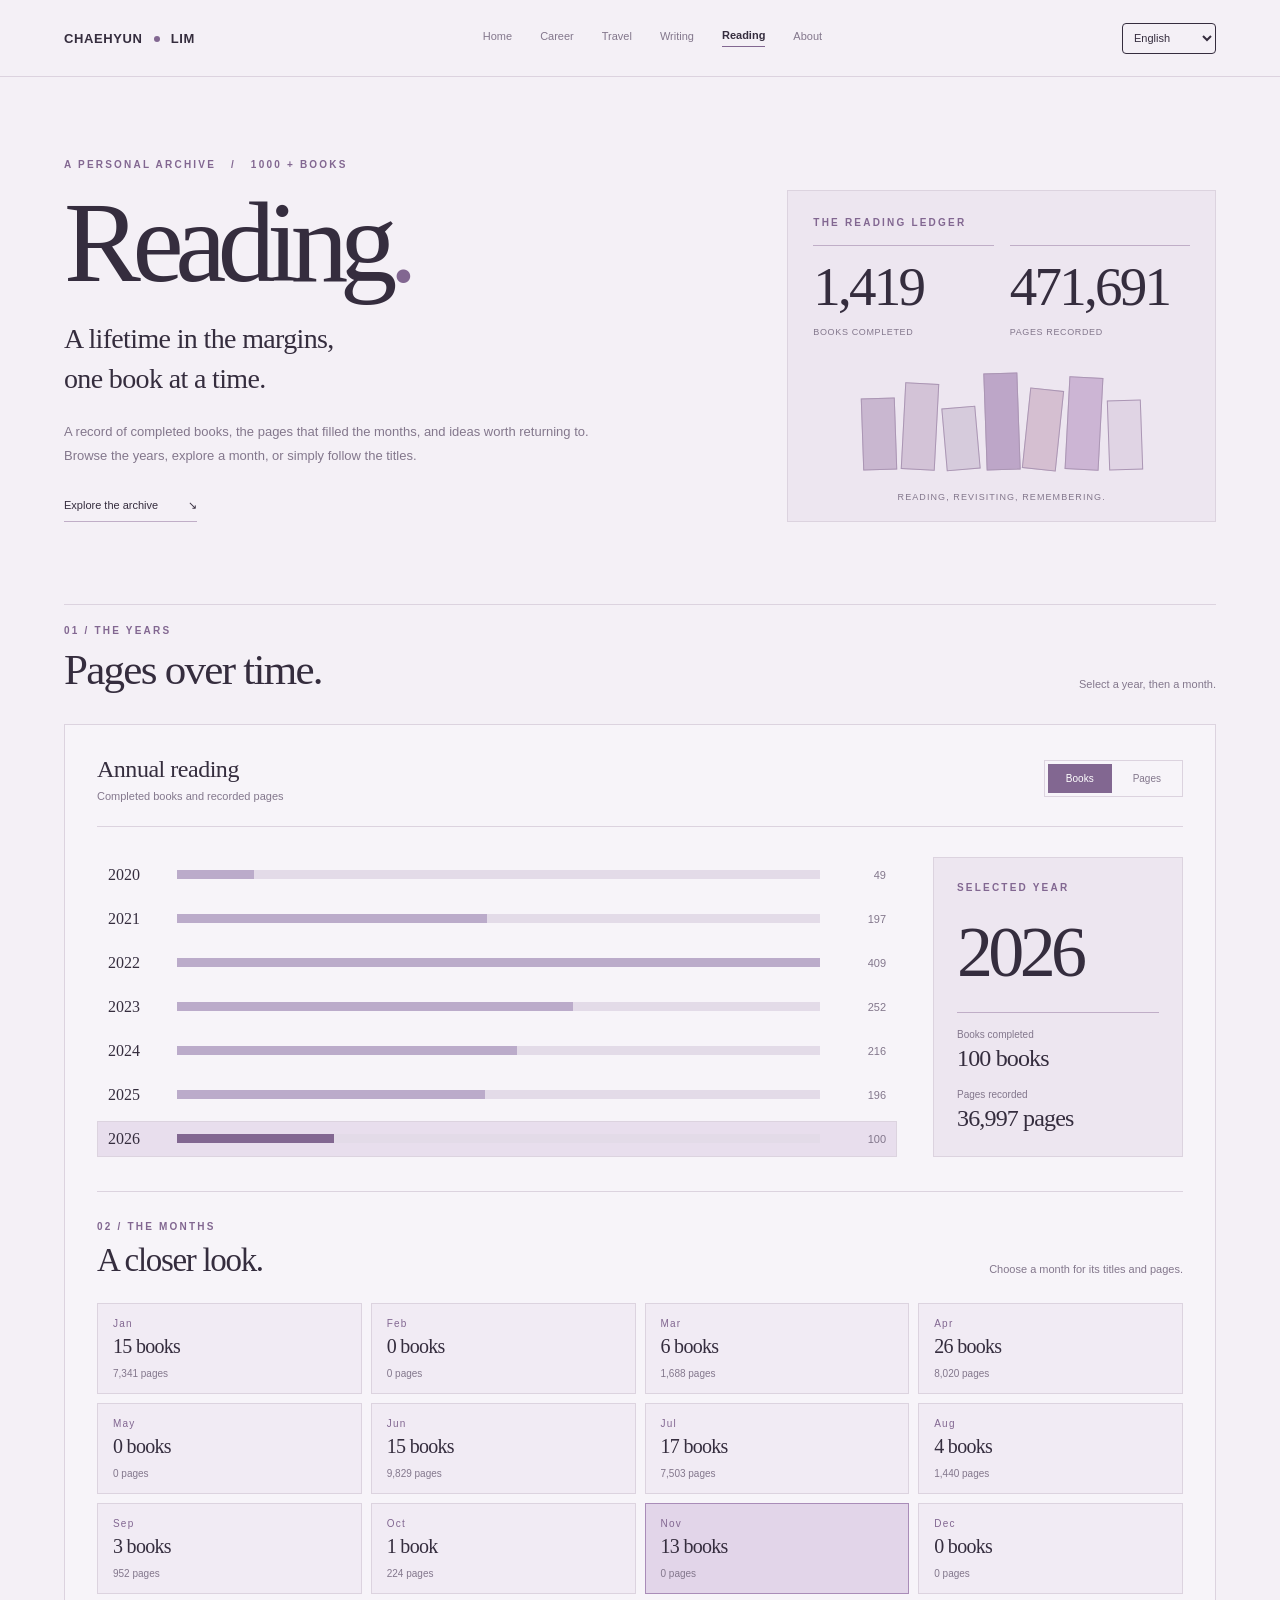
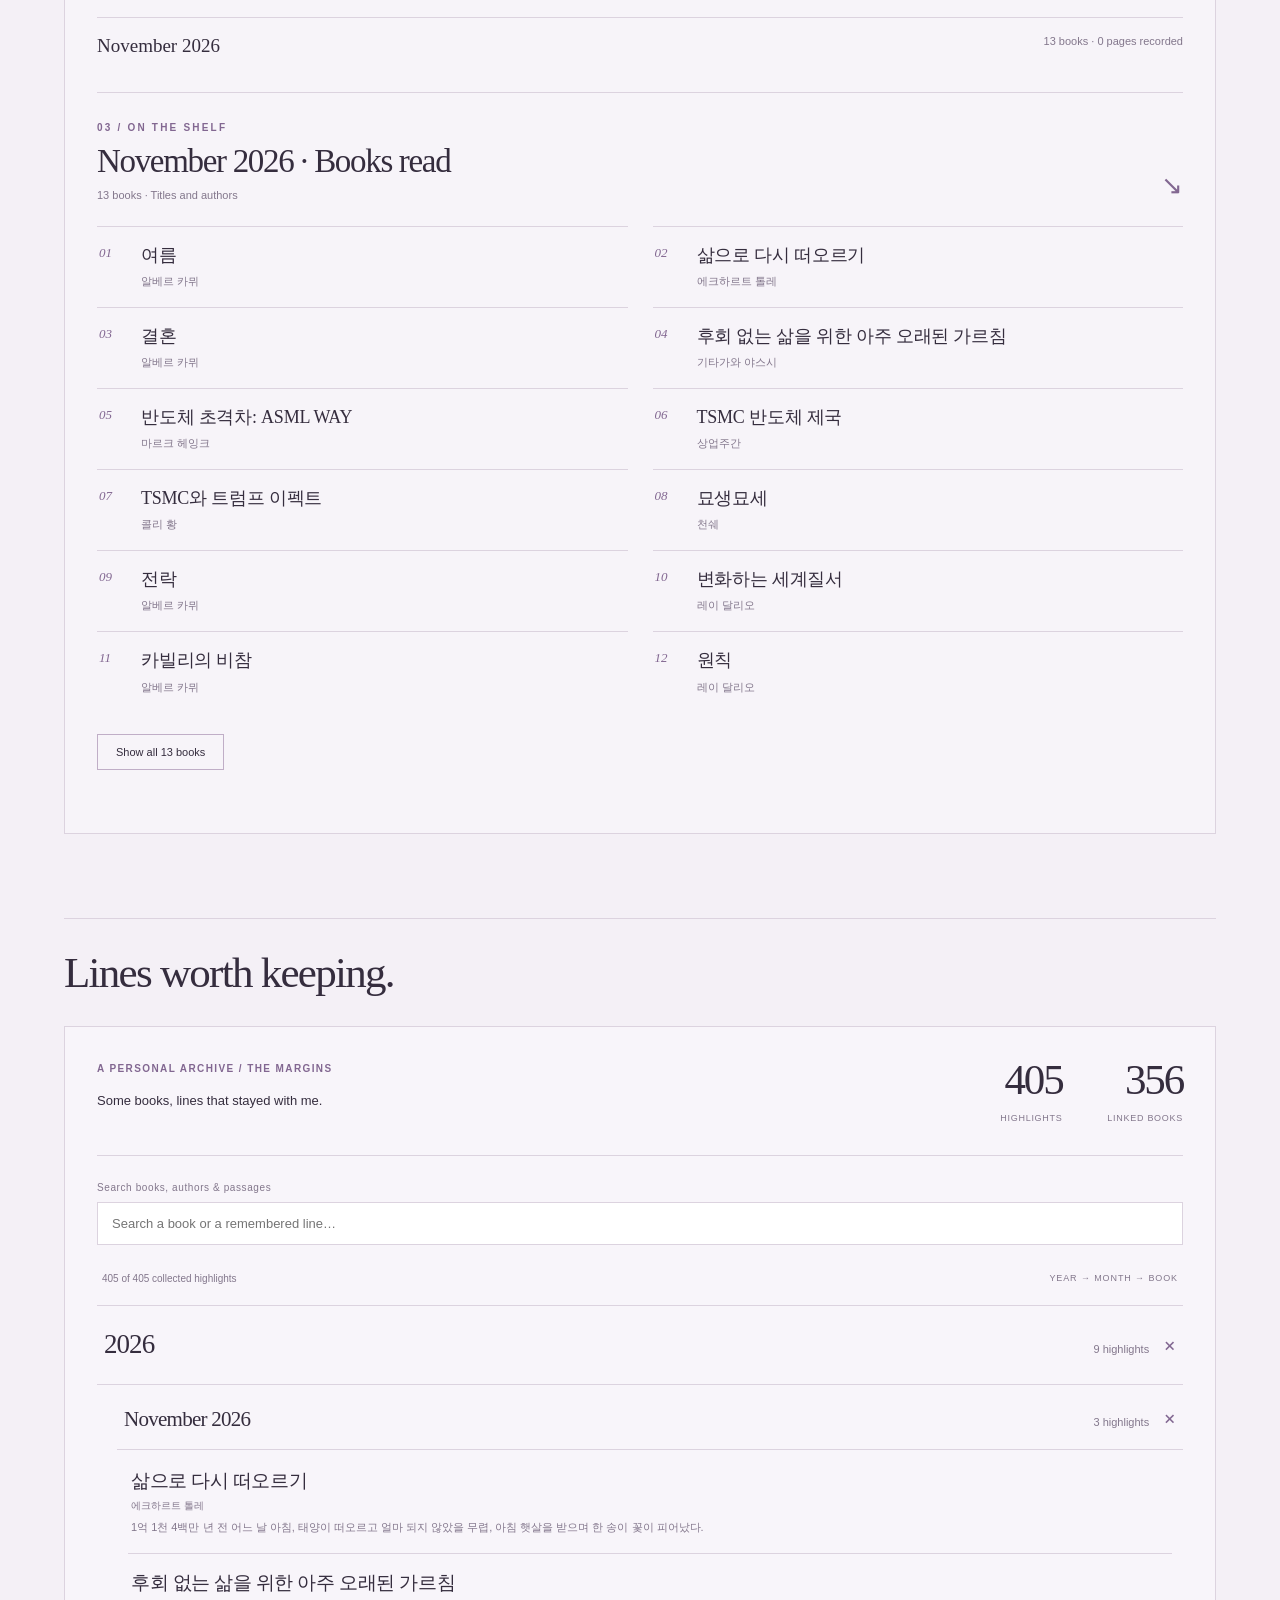
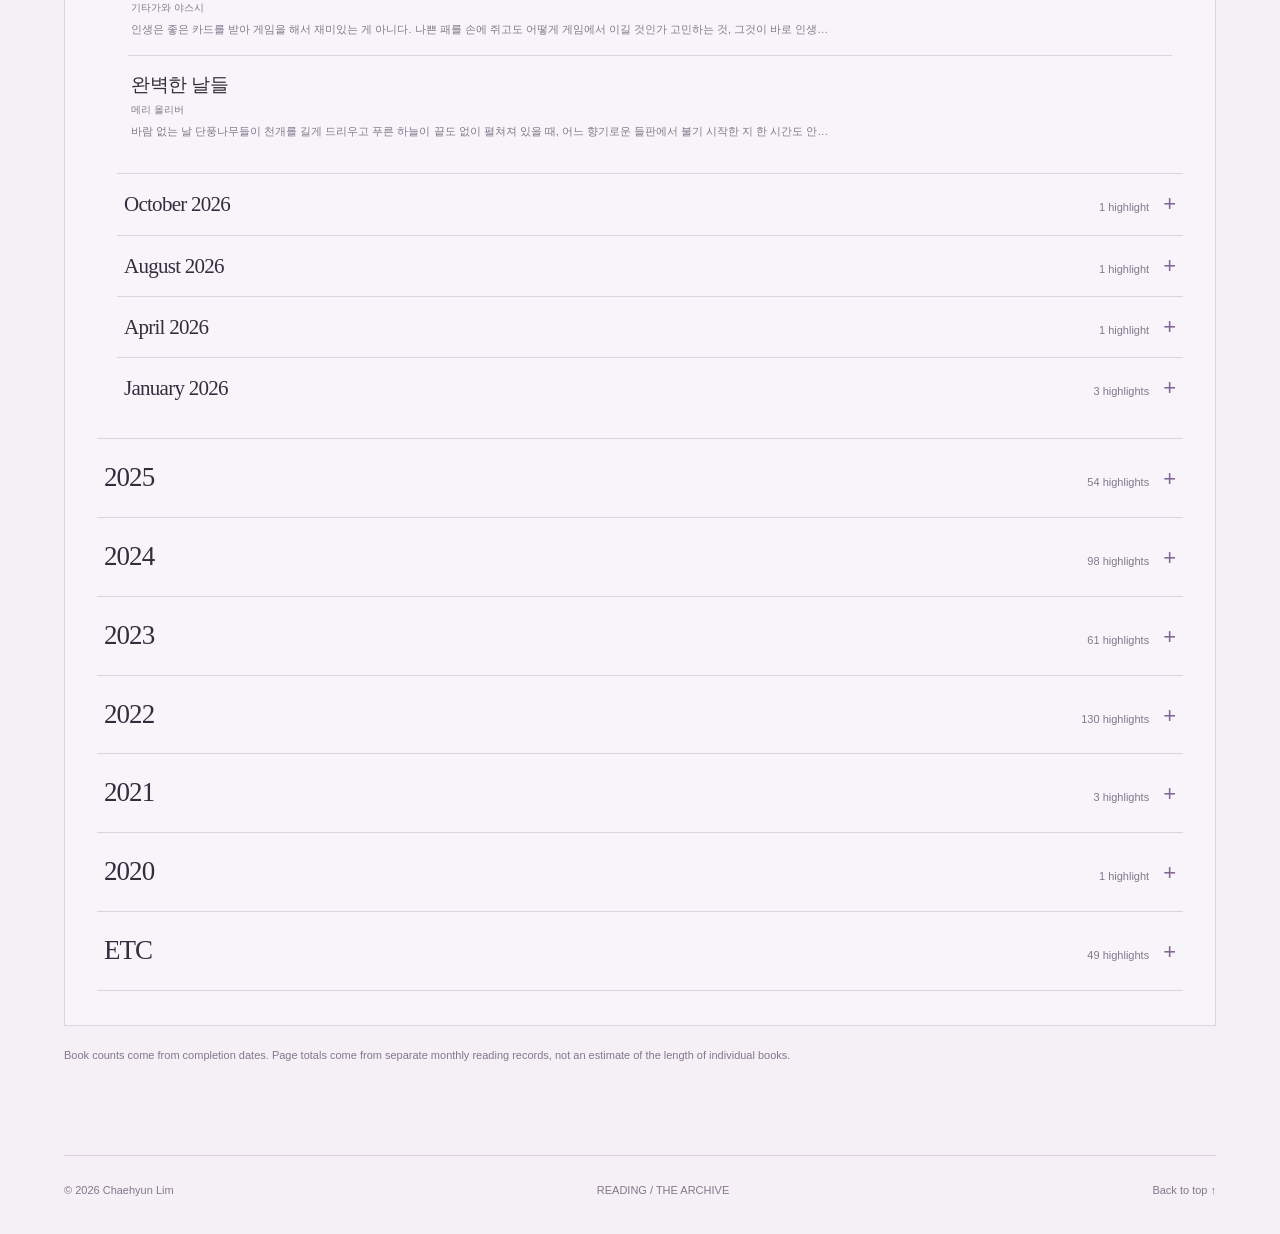
<file: reading/index.html>
<!doctype html>
<html lang="en"><head><meta charset="utf-8"><meta name="viewport" content="width=device-width,initial-scale=1"><meta name="theme-color" content="#f4f0f6"><meta name="description" content="Chaehyun Lim's reading archive: completed books and monthly pages read."><title>Reading — Chaehyun Lim</title><link rel="stylesheet" href="../css/editorial.css"><link rel="stylesheet" href="styles.css"><meta property="og:title" content="Reading — Chaehyun Lim"><link rel="icon" type="image/svg+xml" href="../assets/favicon.svg"><meta property="og:type" content="website"><meta property="og:url" content="https://limeatless.github.io/reading/"><meta property="og:description" content="A reading archive by year and month, with book and page totals."><meta property="og:image" content="https://limeatless.github.io/assets/social-card.png"><meta name="twitter:card" content="summary_large_image"><link rel="stylesheet" href="../css/i18n.css"></head><body class="reading-page" id="top">
<header class="site-nav"><div class="shell"><a class="site-brand" href="../">CHAEHYUN <i></i> LIM</a><nav class="site-links" aria-label="Main navigation"><a href="../">Home</a><a href="../career/">Career</a><a href="../traveling/">Travel</a><a href="../writing/">Writing</a><a href="./" aria-current="page">Reading</a><a href="../about/">About</a></nav></div></header>
<main class="shell">
<section class="reading-hero"><div class="reading-intro"><div class="eyebrow">A PERSONAL ARCHIVE &nbsp; / &nbsp; 1000 + BOOKS</div><h1 class="display">Reading<span>.</span></h1><p class="lead">A lifetime in the margins,<br>one book at a time.</p><p class="prose">A record of completed books, the pages that filled the months, and ideas worth returning to. Browse the years, explore a month, or simply follow the titles.</p><a class="textlink" href="#reading-years">Explore the archive <span>↘</span></a></div><aside class="reading-hero-side"><div class="eyebrow">The reading ledger</div><div class="statgrid" aria-label="Lifetime reading statistics"><div class="stat"><strong id="totBooks">—</strong><span>BOOKS COMPLETED</span></div><div class="stat"><strong id="totPages">—</strong><span>PAGES RECORDED</span></div></div><div class="spine-art" aria-hidden="true"><span></span><span></span><span></span><span></span><span></span><span></span><span></span></div><p class="aside-caption">READING, REVISITING, REMEMBERING.</p></aside></section>
<p id="archiveStatus" class="archive-status" role="status" hidden>Loading reading data…</p>
<section class="reading-section" id="reading-years"><div class="section-heading"><div><div class="eyebrow">01 / The years</div><h2>Pages over time.</h2></div><p class="aside-note">Select a year, then a month.</p></div>
<div class="panel"><div class="chart-toolbar"><div><strong>Annual reading</strong><span>Completed books and recorded pages</span></div><div class="metric-toggle" role="group" aria-label="Bar chart metric"><button id="metricBooks" type="button" class="active" aria-pressed="true">Books</button><button id="metricPages" type="button" aria-pressed="false">Pages</button></div></div>
<div class="chart-layout"><div class="barlist" id="bars" aria-label="Select a year to explore reading activity"></div><aside class="details" aria-label="Selected year totals"><div class="eyebrow">Selected year</div><strong id="selectedYear">—</strong><div class="detailnums"><div><span>Books completed</span><b id="selectedBooks">—</b></div><div><span>Pages recorded</span><b id="selectedPages">—</b></div></div></aside></div>
<div class="month-section"><div class="month-section-title"><div><div class="eyebrow">02 / The months</div><h3>A closer look.</h3></div><p>Choose a month for its titles and pages.</p></div><div id="monthgrid" class="monthgrid"></div><div id="monthdetail" class="monthdetail" aria-live="polite"></div></div>
<section class="booksection" aria-labelledby="booksHeading"><div class="bookhead"><div><div class="eyebrow">03 / On the shelf</div><h3 id="booksHeading">Books read this month</h3><p class="bookdesc" id="bookCount">Titles and primary authors</p></div><span class="shelf-mark" aria-hidden="true">↘</span></div><ol class="booklist" id="booklist" aria-live="polite"></ol><p id="bookempty" class="bookempty" hidden></p><button class="showmore" id="showmore" type="button" hidden></button></section><p id="notionlink" class="archive"></p></div></section>


<section class="reading-section highlight-section" id="reading-highlights" aria-labelledby="highlightsHeading">
  <div class="section-heading">
    <div><h2 id="highlightsHeading">Lines worth keeping.</h2></div>
  </div>
  <div class="highlight-panel">
    <div class="highlight-intro">
      <div><span class="highlight-eyebrow">A PERSONAL ARCHIVE / THE MARGINS</span>
      <p>Some books, lines that stayed with me.</p></div>
      <div class="highlight-stats"><div><strong id="highlightTotal">—</strong><span>HIGHLIGHTS</span></div><div><strong id="highlightLinked">—</strong><span>LINKED BOOKS</span></div></div>
    </div>
    <div class="highlight-toolbar">
      <label for="highlightSearch">Search books, authors &amp; passages</label>
      <input type="search" id="highlightSearch" placeholder="Search a book or a remembered line…" autocomplete="off"/>
    </div>
    <div class="highlight-status-row"><span id="highlightCount">Loading the collection…</span><span>YEAR → MONTH → BOOK</span></div>
    <div id="highlightArchive" class="highlight-archive" aria-live="polite"></div>
    <p class="highlight-empty" id="highlightEmpty" hidden>No highlights match this search.</p>
  </div>
</section>

<p class="foot">Book counts come from completion dates. Page totals come from separate monthly reading records, not an estimate of the length of individual books.</p>
</main><footer class="shell site-footer"><span>© 2026 Chaehyun Lim</span><span>READING / THE ARCHIVE</span><a href="#top">Back to top ↑</a></footer><script src="app.js" defer></script><script src="../js/i18n.js" defer></script></body></html>
</file>
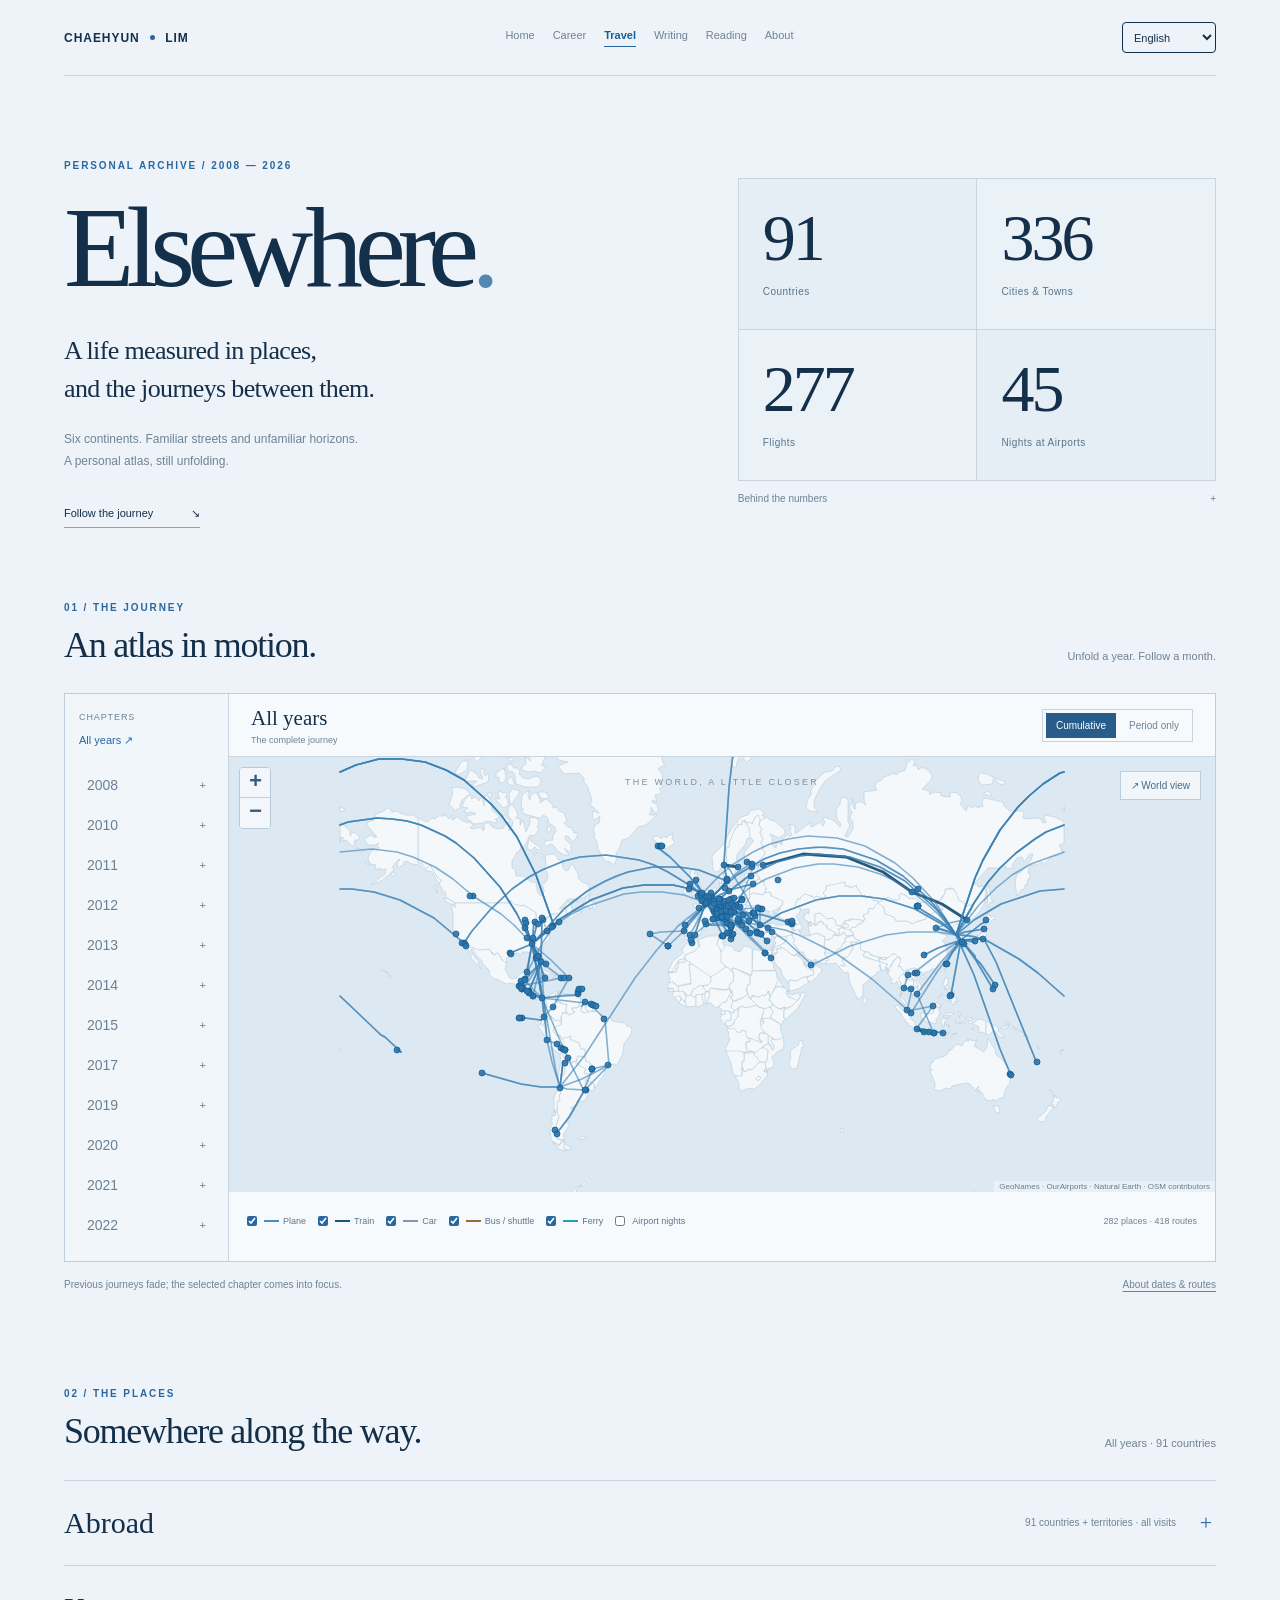
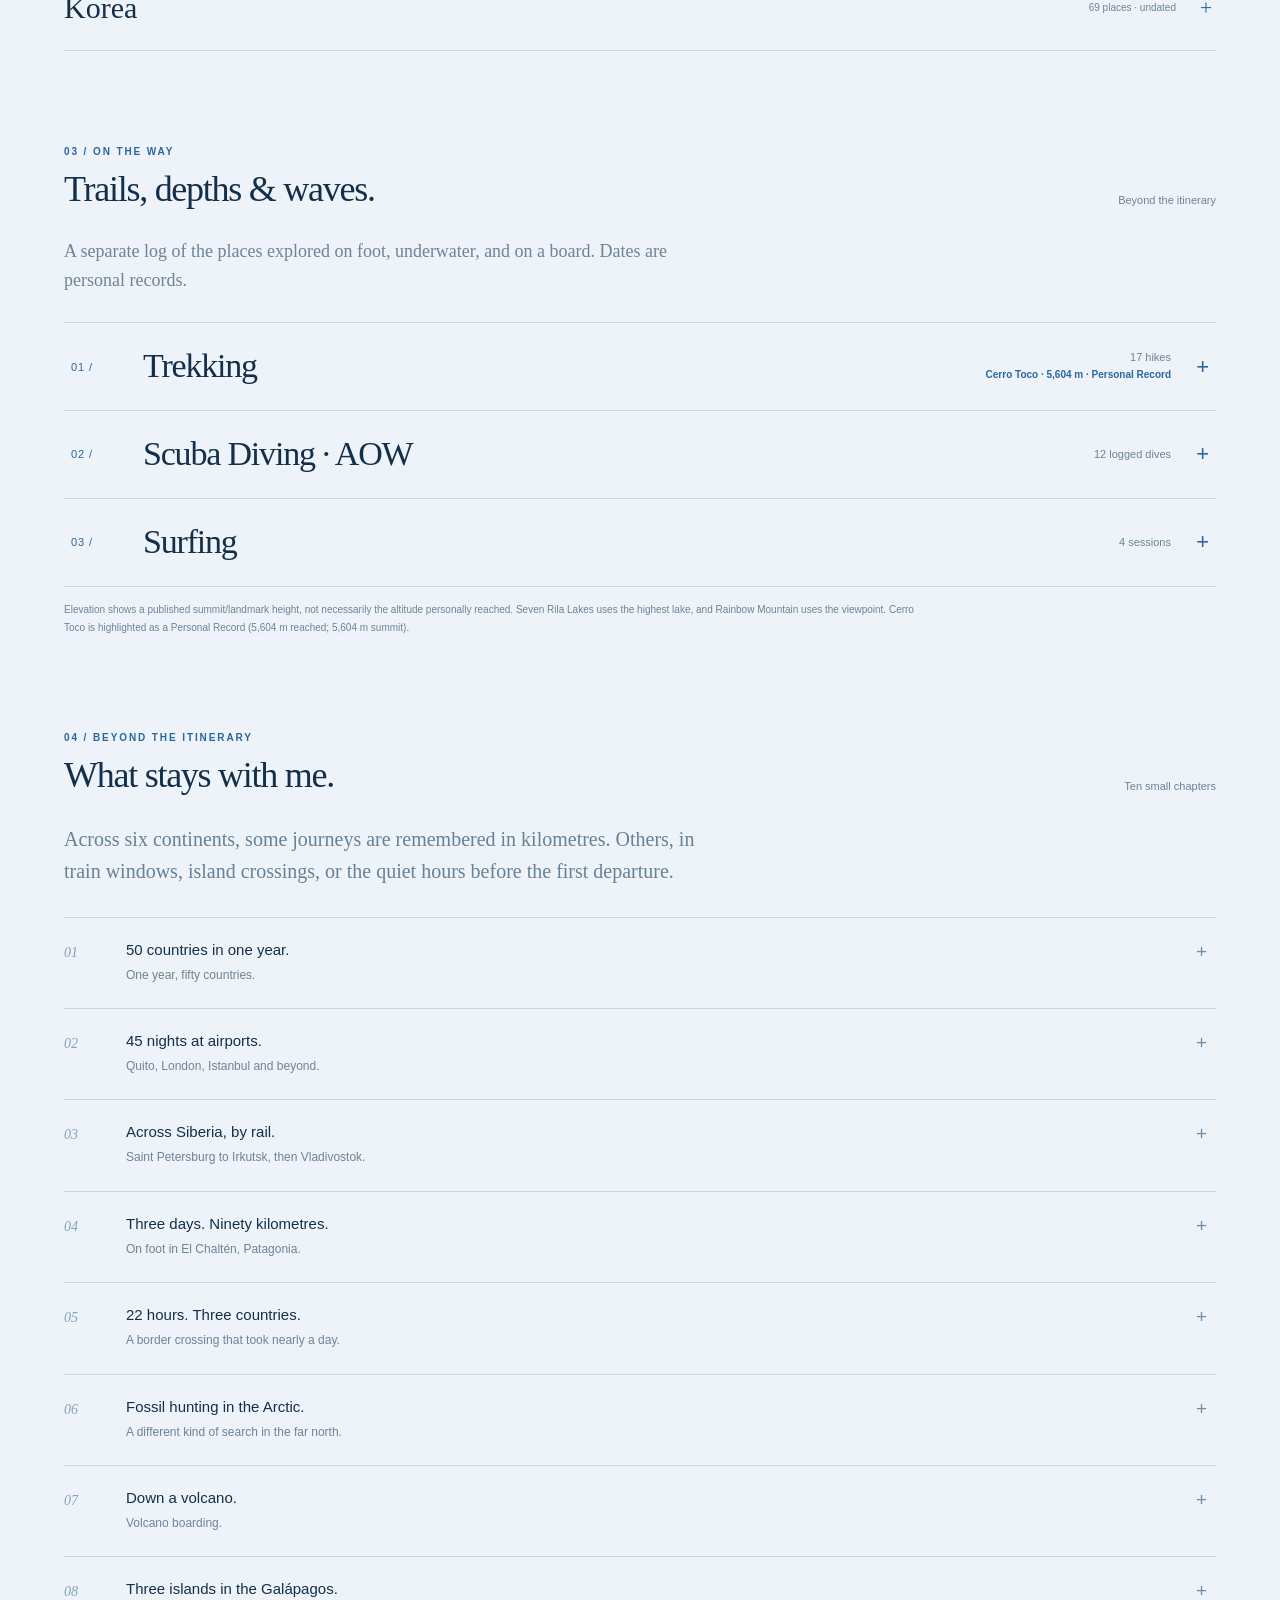
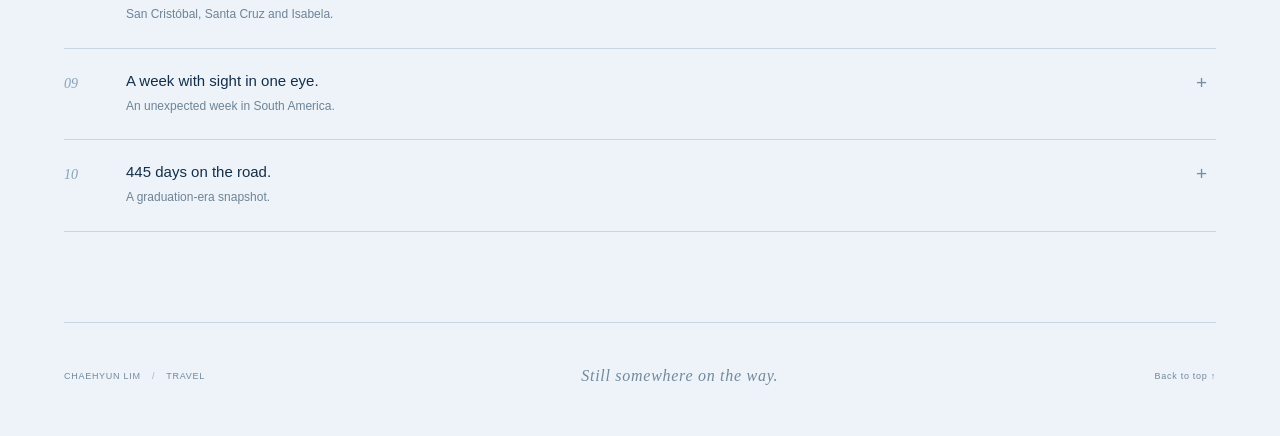
<file: traveling/index.html>
<!doctype html><html lang="en"><head><meta charset="utf-8"><meta name="viewport" content="width=device-width,initial-scale=1"><meta name="theme-color" content="#edf3f8"><title>Travel — Chaehyun Lim</title><meta name="description" content="A personal atlas of 91 countries. Explore Chaehyun Lim’s journeys, one year and one month at a time."><link rel="stylesheet" href="assets/leaflet.css"><link rel="stylesheet" href="style.css"><meta property="og:title" content="Travel — Chaehyun Lim"><link rel="icon" type="image/svg+xml" href="../assets/favicon.svg"><meta property="og:type" content="website"><meta property="og:url" content="https://limeatless.github.io/traveling/"><meta property="og:description" content="A personal atlas of journeys across six continents."><meta property="og:image" content="https://limeatless.github.io/assets/social-card.png"><meta name="twitter:card" content="summary_large_image"><link rel="stylesheet" href="../css/i18n.css"></head><body id="top">
<header class="shell"><a class="brand" href="../">CHAEHYUN <i></i> LIM</a><nav aria-label="Main navigation"><a href="../">Home</a><a href="../career/">Career</a><a href="./" aria-current="page">Travel</a><a href="../writing/">Writing</a><a href="../reading/">Reading</a><a href="../about/">About</a></nav></header>
<main class="shell"><section class="hero"><div><div class="eyebrow">Personal archive / 2008 — 2026</div><h1>Elsewhere<span>.</span></h1><p class="lead">A life measured in places,<br>and the journeys between them.</p><p class="intro">Six continents. Familiar streets and unfamiliar horizons.<br>A personal atlas, still unfolding.</p><a class="textlink" href="#atlas">Follow the journey <span>↘</span></a></div><div class="stats" aria-label="Lifetime travel statistics"><div><strong id="travelCountriesTotal">91</strong><span>Countries</span></div><div><strong>336</strong><span>Cities &amp; Towns</span></div><div><strong id="travelFlightsTotal">278</strong><span>Flights</span></div><div><strong id="travelNightsTotal">45</strong><span>Nights at Airports</span></div><details class="countnote"><summary>Behind the numbers <span>+</span></summary><p><span id="countryBasisText">91 countries visited, including Taiwan · 6 additional overseas territories tracked separately</span>. 336 cities, towns and localities; 351 places including islands and sights. Flights count takeoff–landing legs, including scenic flights and excluding one cancellation.</p></details></div></section>
<section id="atlas" class="atlas-section"><div class="sectionhead"><div><span class="eyebrow">01 / The journey</span><h2>An atlas in motion.</h2></div><p>Unfold a year. Follow a month.</p></div><div class="atlas"><aside class="timeline"><div class="timelinehead"><span>CHAPTERS</span><button id="allYears">All years ↗</button></div><div id="years"></div></aside><div class="mapcolumn"><div class="mapbar"><div><b id="period">All years</b><span id="scope">The complete journey</span></div><div class="segmented"><button id="cumulative" class="active" aria-pressed="true">Cumulative</button><button id="periodOnly" aria-pressed="false">Period only</button></div></div><div id="map" aria-label="Interactive travel map"><div class="mapcaption">THE WORLD, A LITTLE CLOSER</div><button id="resetMap" title="Reset map view">↗ World view</button></div><div class="mapfoot"><div class="legend"><label><input type="checkbox" data-mode="Plane" checked><i class="plane"></i>Plane</label><label><input type="checkbox" data-mode="Train" checked><i class="train"></i>Train</label><label><input type="checkbox" data-mode="Car" checked><i class="car"></i>Car</label><label><input type="checkbox" data-mode="Bus" checked><i class="bus"></i>Bus / shuttle</label><label><input type="checkbox" data-mode="Ferry" checked><i class="ferry"></i>Ferry</label><label><input type="checkbox" id="nights">Airport nights</label></div><span id="mapCount"></span></div></div></div><div class="atlasnotes"><span>Previous journeys fade; the selected chapter comes into focus.</span><details><summary>About dates &amp; routes</summary><p>Month views include recorded journeys overlapping the selected month; some routes have only a broad date window. Routes are schematic connections, not recorded tracks. Korea’s 69 visited places are an independent, undated layer.</p></details></div></section>
<section id="places"><div class="sectionhead"><div><span class="eyebrow">02 / The places</span><h2>Somewhere along the way.</h2></div><span id="listPeriod">All years</span></div><div class="placefolds"><details id="abroad" class="placefold"><summary><span>Abroad</span><small id="abroadCount">All visited countries &amp; territories</small><i>+</i></summary><div class="foldbody" id="abroadBody"><div id="placeExplorer"><div class="listtools"><div class="list-scope" role="group" aria-label="Country list time range"><button type="button" id="listAll" class="active" aria-pressed="true">All countries</button><button type="button" id="listYear" aria-pressed="false" disabled>Selected year</button></div><input id="search" type="search" placeholder="Find a country or place…" aria-label="Find a country or place"></div><p id="listHint" class="small">Countries &amp; territories · expand to explore places</p><div id="countryList" class="countrygrid"></div></div></div></details><details id="korea" class="placefold"><summary><span>Korea</span><small id="koreaPlaceCount">69 places · undated</small><i>+</i></summary><div class="foldbody" id="koreaBody"></div></details></div></section>
<section id="activities">
<div class="sectionhead"><div><span class="eyebrow">03 / On the way</span><h2>Trails, depths &amp; waves.</h2></div><span>Beyond the itinerary</span></div>
<p class="activity-intro">A separate log of the places explored on foot, underwater, and on a board. Dates are personal records.</p>
<div class="activity-folds">
<details class="activity-fold" id="trekkingFold"><summary><span class="activity-index">01 /</span><strong>Trekking</strong><span class="activity-summary-meta"><small id="trekCount">17 hikes</small><small id="trekRecordHint" class="activity-record-hint">Cerro Toco · 5,604 m · Personal Record</small></span><i aria-hidden="true">+</i></summary><div class="activity-body" id="trekkingRecords"><p class="activity-wait">Loading the trekking archive…</p></div></details>
<details class="activity-fold" id="scubaFold"><summary><span class="activity-index">02 /</span><strong>Scuba Diving · AOW</strong><small id="scubaCount">Dive logs pending</small><i aria-hidden="true">+</i></summary><div class="activity-body" id="scubaRecords"><p class="activity-wait">Dive logs will appear here.</p></div></details>
<details class="activity-fold" id="surfFold"><summary><span class="activity-index">03 /</span><strong>Surfing</strong><small id="surfCount">4 sessions</small><i aria-hidden="true">+</i></summary><div class="activity-body" id="surfingRecords"><p class="activity-wait">Loading surfing records…</p></div></details>
</div>
<p class="activity-footnote">Elevation shows a published summit/landmark height, not necessarily the altitude personally reached. Seven Rila Lakes uses the highest lake, and Rainbow Mountain uses the viewpoint. Cerro Toco is highlighted as a Personal Record (5,604 m reached; 5,604 m summit).</p>
</section>
<section id="highlights"><div class="sectionhead"><div><span class="eyebrow">04 / Beyond the itinerary</span><h2>What stays with me.</h2></div><span>Ten small chapters</span></div><p class="highlightintro">Across six continents, some journeys are remembered in kilometres. Others, in train windows, island crossings, or the quiet hours before the first departure.</p><div id="stories"></div></section>
<footer><div>CHAEHYUN LIM <span> / </span> TRAVEL</div><p>Still somewhere on the way.</p><a href="#top">Back to top ↑</a></footer></main><script src="assets/leaflet.js"></script><script src="assets/world.js"></script><script src="assets/data.js"></script><script src="app.js"></script><script src="activities.js" defer></script><script src="../js/i18n-traveling.js" defer></script><script src="../js/i18n.js" defer></script></body></html>
</file>
<file: css/editorial.css>
/* Unified Portfolio editorial design system: light paper, fine rules, large serifs. */
:root{--paper:#f8f5ef;--ink:#30251f;--accent:#8c715d;--muted:#82756a;--line:#d9cec1;--wash:#efe6dc;--edge:#cab8aa;--serif:'Iowan Old Style',Baskerville,'Palatino Linotype',Georgia,'Noto Serif KR',serif;--sans:Inter,'Helvetica Neue',Arial,'Apple SD Gothic Neo',sans-serif;color-scheme:light}
*{box-sizing:border-box}html{scroll-behavior:smooth}body{margin:0;background:var(--paper);color:var(--ink);font-family:var(--sans);-webkit-font-smoothing:antialiased}a{color:inherit;text-decoration:none}button{font:inherit}a:focus-visible,button:focus-visible,summary:focus-visible{outline:2px solid var(--accent);outline-offset:4px}
.shell{width:min(1152px,calc(100% - 96px));margin-inline:auto}
.site-nav{border-bottom:1px solid var(--line);background:var(--paper)}.site-nav .shell{min-height:76px;display:flex;justify-content:space-between;align-items:center;gap:24px}.site-brand{font-size:13px;letter-spacing:.045em;font-weight:750;white-space:nowrap}.site-brand i{display:inline-block;width:6px;height:6px;background:var(--accent);border-radius:50%;margin:0 7px 1px}.site-links{display:flex;align-items:center;gap:28px}.site-links a{font-size:11px;color:var(--muted);padding-bottom:5px;white-space:nowrap}.site-links a:hover,.site-links a[aria-current=page]{color:var(--ink)}.site-links a[aria-current=page]{font-weight:700;border-bottom:1px solid var(--accent)}
.eyebrow{font-size:10px;font-weight:700;letter-spacing:.22em;text-transform:uppercase;color:var(--accent)}.display{font:400 clamp(74px,9vw,126px)/.96 var(--serif);letter-spacing:-.073em;margin:17px 0 21px}.display span{color:var(--accent)}.lead{font:400 clamp(21px,2.35vw,28px)/1.45 var(--serif);letter-spacing:-.023em}.prose{font-size:13px;line-height:1.9;color:var(--muted)}.section-heading{border-top:1px solid var(--line);padding-top:20px;display:flex;justify-content:space-between;align-items:end;gap:20px}.section-heading h2{font:400 clamp(31px,3.8vw,43px)/1.15 var(--serif);letter-spacing:-.04em;margin:9px 0 0}.section-heading .aside-note{font-size:11px;color:var(--muted);margin:0 0 5px}.number-caption{font:400 13px var(--serif);color:var(--accent);font-style:italic}
.site-footer{border-top:1px solid var(--line);padding:28px 0 38px;margin-top:90px;display:flex;align-items:center;justify-content:space-between;gap:20px;font-size:11px;color:var(--muted)}.site-footer a:hover{color:var(--accent)}
@media(max-width:950px){.shell{width:calc(100% - 62px)}.site-links{gap:17px}}
@media(max-width:680px){.shell{width:calc(100% - 38px)}.site-nav .shell{min-height:68px;align-items:flex-start;flex-direction:column;gap:12px;padding:18px 0 14px}.site-links{gap:19px;max-width:100%;overflow-x:auto;white-space:nowrap;padding-bottom:4px}.site-links a{font-size:10px}.display{font-size:clamp(64px,14vw,88px)}.section-heading{align-items:flex-start}.section-heading .aside-note{font-size:10px}.site-footer{margin-top:60px;flex-wrap:wrap}}
@media(prefers-reduced-motion:reduce){html{scroll-behavior:auto}*,*:before,*:after{transition:none!important}}
</file>
<file: reading/styles.css>
:root{--paper:#f4f0f6;--ink:#352d3e;--accent:#826791;--muted:#83778c;--line:#dcd3df;--wash:#eee7f0;--edge:#c0aec7}
.reading-hero{display:grid;grid-template-columns:minmax(0,1.2fr) minmax(290px,.83fr);gap:9%;align-items:end;padding:82px 0 82px}.reading-intro .lead{margin:16px 0 20px}.reading-intro .prose{max-width:530px;margin:0 0 26px}.textlink{font-size:11px;border-bottom:1px solid var(--edge);padding-bottom:9px;display:inline-flex;gap:30px}.textlink:hover{color:var(--accent)}.reading-hero-side{padding:26px 25px 19px;background:#ede6f0;border:1px solid var(--line);position:relative}.statgrid{display:grid;grid-template-columns:1fr 1fr;gap:16px;margin:17px 0 28px}.stat{border-top:1px solid var(--edge);padding-top:13px}.stat strong{font:400 clamp(36px,4.4vw,55px)/1 var(--serif);letter-spacing:-.05em;display:block;font-variant-numeric:tabular-nums}.stat span{display:block;font-size:9px;letter-spacing:.07em;line-height:1.7;color:var(--muted);margin-top:11px}.spine-art{height:102px;display:flex;align-items:end;gap:7px;justify-content:center;padding:0 20px}.spine-art span{display:block;flex:1;border:1px solid #ab96b4;max-width:34px;background:#c9b7d0;height:72px;transform:rotate(-2deg)}.spine-art span:nth-child(2){height:87px;background:#d3c3d7;transform:rotate(3deg)}.spine-art span:nth-child(3){height:63px;background:#d6cbdc;transform:rotate(-5deg)}.spine-art span:nth-child(4){height:97px;background:#bda6c8}.spine-art span:nth-child(5){height:81px;background:#d5bfd1;transform:rotate(6deg)}.spine-art span:nth-child(6){height:93px;background:#ccb5d4;transform:rotate(3deg)}.spine-art span:nth-child(7){height:70px;background:#e0d4e4}.aside-caption{color:var(--muted);font-size:9px;letter-spacing:.12em;text-align:center;margin:22px 0 0}
.reading-section .section-heading{margin-bottom:29px}.panel{border:1px solid var(--line);background:#f7f4f9;padding:31px 32px 35px}.chart-toolbar{display:flex;align-items:center;justify-content:space-between;gap:20px;border-bottom:1px solid var(--line);padding-bottom:24px}.chart-toolbar strong{display:block;font:400 24px var(--serif);letter-spacing:-.02em}.chart-toolbar span{display:block;color:var(--muted);font-size:11px;margin-top:7px}.metric-toggle{display:inline-flex;align-items:center;gap:3px;border:1px solid var(--line);padding:3px;flex-shrink:0}.metric-toggle button{background:transparent;border:0;padding:9px 18px;font-size:10px;color:var(--muted);cursor:pointer}.metric-toggle button.active{background:var(--accent);color:#fff}
.chart-layout{display:grid;grid-template-columns:minmax(0,1fr) 250px;gap:36px;padding:30px 0 34px}.barlist{display:grid;gap:8px}.barrow{width:100%;border:1px solid transparent;background:transparent;display:grid;grid-template-columns:56px 1fr 53px;align-items:center;gap:13px;padding:8px 10px;text-align:left;color:var(--ink);cursor:pointer;transition:background .2s}.barrow:hover,.barrow:focus-visible{background:#eee8f1;outline-color:var(--accent)}.barrow.active{background:#e8deed;border-color:var(--line)}.yearlabel{font:400 16px var(--serif)}.track{height:9px;background:#e3dbe8;display:block;overflow:hidden}.fill{display:block;height:100%;background:#bbabca;transition:width .2s}.barrow.active .fill{background:var(--accent)}.qty{font-size:11px;color:var(--muted);text-align:right;font-variant-numeric:tabular-nums}.details{background:#ede6f0;border:1px solid var(--line);padding:24px 23px;display:flex;flex-direction:column;justify-content:space-between;min-height:250px}.details>strong{font:400 72px/1 var(--serif);letter-spacing:-.065em}.detailnums{border-top:1px solid var(--edge);display:grid;gap:17px;padding-top:16px}.detailnums span{display:block;font-size:10px;color:var(--muted);margin-bottom:5px}.detailnums b{font:400 24px var(--serif);letter-spacing:-.035em}
.month-section{border-top:1px solid var(--line);padding-top:29px}.month-section-title,.bookhead{display:flex;align-items:end;justify-content:space-between;gap:20px}.month-section-title h3,.bookhead h3{font:400 33px/1.12 var(--serif);letter-spacing:-.04em;margin:10px 0 0}.month-section-title p{font-size:11px;color:var(--muted);margin:0 0 4px}.monthgrid{display:grid;grid-template-columns:repeat(4,minmax(0,1fr));gap:9px;margin-top:24px}.month{border:1px solid var(--line);background:#f1ebf4;min-height:91px;padding:14px 15px;text-align:left;color:var(--ink);cursor:pointer;display:flex;flex-direction:column;align-items:flex-start;justify-content:space-between;transition:background .2s}.month:hover,.month:focus-visible{background:#e8deee;outline-color:var(--accent)}.month.active{background:#e2d5e9;border-color:#a98cb8}.month small{font-size:10px;letter-spacing:.12em;color:var(--accent)}.month b{font:400 20px var(--serif);letter-spacing:-.035em}.month-pages{font-size:10px;color:var(--muted);font-style:normal;margin-top:4px}.monthdetail{border-top:1px solid var(--line);padding:17px 0 0;display:flex;justify-content:space-between;gap:15px;font-size:11px;color:var(--muted);margin-top:23px}.monthdetail strong{font:400 19px var(--serif);color:var(--ink)}.monthdetail span{font-variant-numeric:tabular-nums}
.booksection{border-top:1px solid var(--line);margin-top:35px;padding-top:29px}.bookdesc{color:var(--muted);font-size:11px;margin:9px 0 0}.shelf-mark{font:400 26px var(--serif);color:var(--accent)}.booklist{list-style:none;padding:0;margin:25px 0 0;display:grid;grid-template-columns:repeat(2,minmax(0,1fr));gap:0 25px}.bookitem{border-top:1px solid var(--line);display:grid;grid-template-columns:30px minmax(0,1fr);gap:12px;padding:16px 2px 18px;min-width:0;align-items:start}.bookindex{font:italic 13px var(--serif);color:var(--accent);padding-top:2px}.bookinfo{min-width:0;display:block}.booktitle{font:400 18px/1.4 var(--serif);overflow-wrap:anywhere;display:block;letter-spacing:-.012em}.bookauthor{color:var(--muted);font-size:11px;display:block;margin-top:6px;overflow-wrap:anywhere}.bookempty{font-size:12px;color:var(--muted)}.showmore{background:transparent;border:1px solid var(--edge);color:var(--ink);font-size:11px;padding:11px 18px;margin-top:21px;cursor:pointer}.showmore:hover{background:#e6ddea}.archive{margin:28px 0 0;font-size:11px}.archive a{display:inline-block;border-bottom:1px solid var(--edge);padding-bottom:6px;color:var(--accent)}.foot{color:var(--muted);font-size:11px;line-height:1.8;margin:20px 0 0}.archive-status{border:1px solid var(--line);padding:15px 20px;background:#ece4ef;color:var(--accent);font-size:12px}
@media(max-width:970px){.reading-hero{gap:40px}.chart-layout{grid-template-columns:minmax(0,1fr) 205px;gap:22px}.details{min-height:230px}.details>strong{font-size:56px}}
@media(max-width:680px){.reading-hero{grid-template-columns:1fr;gap:32px;padding:52px 0 60px}.reading-hero-side{padding:22px}.statgrid{gap:18px}.stat strong{font-size:48px}.spine-art{height:74px}.spine-art span{max-height:68px}.reading-section .section-heading{margin-bottom:19px}.panel{padding:20px 16px 25px}.chart-toolbar{align-items:flex-start;flex-direction:column;gap:16px}.chart-layout{grid-template-columns:1fr;gap:22px;padding:25px 0}.details{min-height:0;display:grid;grid-template-columns:1fr 1fr;gap:8px;padding:17px}.details>strong{font-size:50px}.detailnums{grid-column:1/-1;grid-template-columns:1fr 1fr;gap:10px}.barrow{grid-template-columns:45px 1fr 45px;gap:8px;padding:7px 5px}.month-section-title{align-items:flex-start;flex-direction:column;gap:4px}.monthgrid{grid-template-columns:repeat(3,minmax(0,1fr));gap:7px}.month{padding:11px;min-height:88px}.month b{font-size:18px}.monthdetail{flex-direction:column}.booklist{grid-template-columns:1fr}.bookitem{padding:14px 0}}


/* Highlight I-IV archive: lavender Reading editorial palette */
.highlight-section{padding-top:84px}
.highlight-panel{background:#f8f5fa;border:1px solid var(--line);padding:31px 32px 34px}
.highlight-intro{display:grid;grid-template-columns:minmax(0,1fr) 225px;gap:32px;border-bottom:1px solid var(--line);padding-bottom:29px}
.highlight-eyebrow{font-size:10px;letter-spacing:.14em;font-weight:600;color:var(--accent)}
.highlight-intro p{font-size:13px;line-height:1.85;max-width:610px;margin:13px 0 0}
.highlight-stats{display:grid;grid-template-columns:1fr 1fr;gap:16px;text-align:right}
.highlight-stats strong{display:block;font:400 43px/1 var(--serif);letter-spacing:-.05em}
.highlight-stats span{font-size:9px;letter-spacing:.08em;color:var(--muted);display:block;margin-top:10px;line-height:1.7}
.highlight-toolbar{display:grid;grid-template-columns:minmax(0,1fr);gap:9px;margin:26px 0 16px}
.highlight-toolbar label{font-size:10px;color:var(--muted);letter-spacing:.06em}
.highlight-toolbar input{box-sizing:border-box;width:100%;min-width:0;padding:13px 14px;background:#fff;color:var(--ink);border:1px solid var(--line);border-radius:0;font-size:13px}
.highlight-toolbar input:focus-visible{outline:2px solid var(--accent);outline-offset:2px}
.highlight-status-row{display:flex;justify-content:space-between;gap:15px;font-size:10px;color:var(--muted);padding:12px 5px 21px}
.highlight-status-row span:last-child{font-size:9px;letter-spacing:.1em}
.highlight-archive{border-bottom:1px solid var(--line)}
.highlight-year{border-top:1px solid var(--line)}
.highlight-group-heading{list-style:none;cursor:pointer;display:flex;gap:14px;align-items:baseline;padding:22px 7px}
.highlight-group-heading::-webkit-details-marker,.highlight-book-heading::-webkit-details-marker{display:none}
.highlight-group-name{font:400 27px/1.25 var(--serif);letter-spacing:-.035em}
.highlight-group-count{color:var(--muted);font-size:11px;margin-left:auto;white-space:nowrap}
.highlight-group-plus{font-size:22px;color:var(--accent)}
.highlight-year[open]>.highlight-group-heading .highlight-group-plus,.highlight-month[open]>.highlight-group-heading .highlight-group-plus{transform:rotate(45deg)}
.highlight-year-body{border-top:1px solid var(--line);padding:4px 0 20px 20px}
.highlight-month{border-bottom:1px solid var(--line)}
.highlight-month:last-child{border-bottom:0}
.highlight-month>.highlight-group-heading{padding:17px 7px}
.highlight-month .highlight-group-name{font-size:21px}
.highlight-book-list{border-top:1px solid var(--line);padding:2px 11px 17px}
.highlight-book{border-bottom:1px solid var(--line)}
.highlight-book:last-child{border-bottom:0}
.highlight-book-heading{list-style:none;cursor:pointer;display:flex;justify-content:space-between;align-items:baseline;gap:18px;padding:16px 3px}
.highlight-book-left{min-width:0;display:flex;flex-direction:column;gap:6px}
.highlight-book-title{font:400 19px/1.32 var(--serif);letter-spacing:-.02em;overflow-wrap:anywhere;word-break:keep-all}
.highlight-book-author{font-size:10px;color:var(--muted)}
.highlight-book-preview{font-size:11px;line-height:1.6;color:var(--muted);max-width:700px;display:-webkit-box;-webkit-line-clamp:1;-webkit-box-orient:vertical;overflow:hidden}
.highlight-book[open] .highlight-book-title{color:var(--accent)}
.highlight-book-content{max-width:790px;padding:4px 3px 26px}
.highlight-first-passage{font:italic 19px/1.78 var(--serif);border-left:2px solid var(--accent);padding:2px 0 2px 17px;color:var(--ink);white-space:pre-wrap;word-break:keep-all;margin:4px 0 19px}
.highlight-passage{font:400 15px/1.95 var(--serif);color:var(--ink);white-space:pre-wrap;word-break:keep-all;margin:0 0 16px}
.highlight-book-actions{display:flex;flex-wrap:wrap;gap:15px;align-items:center;border-top:1px solid var(--line);margin-top:21px;padding-top:18px}
.highlight-find-book{background:transparent;border:0;border-bottom:1px solid var(--edge);padding:0 0 5px;color:var(--accent);font-size:11px;cursor:pointer}
.highlight-unlinked-caption,.highlight-missing-passage{font-size:11px;line-height:1.85;color:var(--muted);margin:13px 8px}
.highlight-error,.highlight-empty{font-size:12px;color:var(--muted);padding:24px 4px}
@media(max-width:680px){
.highlight-section{padding-top:57px}.highlight-panel{padding:22px 16px 26px}
.highlight-intro{grid-template-columns:1fr;gap:19px}.highlight-stats{text-align:left;max-width:300px}.highlight-stats strong{font-size:35px}
.highlight-toolbar{grid-template-columns:1fr;gap:8px}
.highlight-status-row{flex-direction:column;gap:5px}
.highlight-group-heading{padding:17px 4px;gap:8px}
.highlight-group-name{font-size:23px}.highlight-group-count{font-size:10px}
.highlight-year-body{padding-left:7px}
.highlight-month .highlight-group-name{font-size:19px}
.highlight-book-list{padding:0 4px 13px}
.highlight-book-heading{gap:8px;flex-direction:column}
.highlight-book-title{font-size:18px}.highlight-first-passage{font-size:17px}.highlight-passage{font-size:14px}
}

/* Keep homonymous author conflicts visible even when a user links by title. */
.highlight-books-discrepancy{display:block;font-size:10px;line-height:1.65;color:var(--muted);font-style:italic;margin-top:5px}
</file>
<file: css/i18n.css>
/* Shared, opt-in interface language selector. Content remains in its source language. */
.lang-visually-hidden{position:absolute;width:1px;height:1px;padding:0;margin:-1px;overflow:hidden;clip:rect(0,0,0,0);white-space:nowrap;border:0}
.lang-switcher{flex:0 0 auto;margin-left:12px;z-index:15}
.lang-switcher select{appearance:auto;min-width:94px;max-width:120px;min-height:31px;padding:5px 7px;background:transparent;border:1px solid currentColor;border-radius:4px;color:inherit;font:500 11px/1.3 Inter,'Helvetica Neue',Arial,sans-serif;cursor:pointer}
.lang-switcher select:focus-visible{outline:2px solid currentColor;outline-offset:3px}
.lang-switcher select option{color:#30251f;background:#fff}
.lang-original-notice{max-width:1152px;margin:14px auto 0;padding:8px 12px;border-left:2px solid currentColor;opacity:.7;font-size:11px;line-height:1.7}
.lang-original-notice[hidden]{display:none}
@media(max-width:750px){
 header.top,.site-nav .shell,.topbar-inner,header.shell{position:relative}
 .lang-switcher{position:absolute;right:0;top:15px;margin:0}
 .lang-switcher select{min-width:88px;max-width:108px;font-size:10px}
 header.shell{height:auto;min-height:76px}
}
@media(max-width:380px){.lang-switcher select{min-width:78px;max-width:90px;font-size:9px}}

/* Longer headings in French, German and Spanish should reflow, not clip. */
html[data-interface-language="es"] .career-page .hero h1,
html[data-interface-language="fr"] .career-page .hero h1,
html[data-interface-language="de"] .career-page .hero h1{white-space:normal;font-size:clamp(57px,7vw,91px);line-height:1.04}
html[data-interface-language="de"] .career-art p,
html[data-interface-language="fr"] .career-art p{overflow-wrap:break-word}
html[data-interface-language="de"] .about-art .art-foot,
html[data-interface-language="fr"] .about-art .art-foot{max-width:90%;text-align:right}
@media(max-width:680px){
 html[data-interface-language="es"] .career-page .hero h1,
 html[data-interface-language="fr"] .career-page .hero h1,
 html[data-interface-language="de"] .career-page .hero h1{font-size:clamp(46px,10vw,67px)}
 html[data-interface-language="de"] .about-hero h1,
 html[data-interface-language="fr"] .about-hero h1,
 html[data-interface-language="es"] .about-hero h1{font-size:clamp(46px,10vw,69px)}
 html[data-interface-language="de"] .career-art p,
 html[data-interface-language="fr"] .career-art p{font-size:17px;line-height:1.3}
 .lang-switcher select{max-width:116px}
}
</file>
<file: traveling/assets/leaflet.css>
/* required styles */

.leaflet-pane,
.leaflet-tile,
.leaflet-marker-icon,
.leaflet-marker-shadow,
.leaflet-tile-container,
.leaflet-pane > svg,
.leaflet-pane > canvas,
.leaflet-zoom-box,
.leaflet-image-layer,
.leaflet-layer {
	position: absolute;
	left: 0;
	top: 0;
	}
.leaflet-container {
	overflow: hidden;
	}
.leaflet-tile,
.leaflet-marker-icon,
.leaflet-marker-shadow {
	-webkit-user-select: none;
	   -moz-user-select: none;
	        user-select: none;
	  -webkit-user-drag: none;
	}
/* Prevents IE11 from highlighting tiles in blue */
.leaflet-tile::selection {
	background: transparent;
}
/* Safari renders non-retina tile on retina better with this, but Chrome is worse */
.leaflet-safari .leaflet-tile {
	image-rendering: -webkit-optimize-contrast;
	}
/* hack that prevents hw layers "stretching" when loading new tiles */
.leaflet-safari .leaflet-tile-container {
	width: 1600px;
	height: 1600px;
	-webkit-transform-origin: 0 0;
	}
.leaflet-marker-icon,
.leaflet-marker-shadow {
	display: block;
	}
/* .leaflet-container svg: reset svg max-width decleration shipped in Joomla! (joomla.org) 3.x */
/* .leaflet-container img: map is broken in FF if you have max-width: 100% on tiles */
.leaflet-container .leaflet-overlay-pane svg {
	max-width: none !important;
	max-height: none !important;
	}
.leaflet-container .leaflet-marker-pane img,
.leaflet-container .leaflet-shadow-pane img,
.leaflet-container .leaflet-tile-pane img,
.leaflet-container img.leaflet-image-layer,
.leaflet-container .leaflet-tile {
	max-width: none !important;
	max-height: none !important;
	width: auto;
	padding: 0;
	}

.leaflet-container img.leaflet-tile {
	/* See: https://bugs.chromium.org/p/chromium/issues/detail?id=600120 */
	mix-blend-mode: plus-lighter;
}

.leaflet-container.leaflet-touch-zoom {
	-ms-touch-action: pan-x pan-y;
	touch-action: pan-x pan-y;
	}
.leaflet-container.leaflet-touch-drag {
	-ms-touch-action: pinch-zoom;
	/* Fallback for FF which doesn't support pinch-zoom */
	touch-action: none;
	touch-action: pinch-zoom;
}
.leaflet-container.leaflet-touch-drag.leaflet-touch-zoom {
	-ms-touch-action: none;
	touch-action: none;
}
.leaflet-container {
	-webkit-tap-highlight-color: transparent;
}
.leaflet-container a {
	-webkit-tap-highlight-color: rgba(51, 181, 229, 0.4);
}
.leaflet-tile {
	filter: inherit;
	visibility: hidden;
	}
.leaflet-tile-loaded {
	visibility: inherit;
	}
.leaflet-zoom-box {
	width: 0;
	height: 0;
	-moz-box-sizing: border-box;
	     box-sizing: border-box;
	z-index: 800;
	}
/* workaround for https://bugzilla.mozilla.org/show_bug.cgi?id=888319 */
.leaflet-overlay-pane svg {
	-moz-user-select: none;
	}

.leaflet-pane         { z-index: 400; }

.leaflet-tile-pane    { z-index: 200; }
.leaflet-overlay-pane { z-index: 400; }
.leaflet-shadow-pane  { z-index: 500; }
.leaflet-marker-pane  { z-index: 600; }
.leaflet-tooltip-pane   { z-index: 650; }
.leaflet-popup-pane   { z-index: 700; }

.leaflet-map-pane canvas { z-index: 100; }
.leaflet-map-pane svg    { z-index: 200; }

.leaflet-vml-shape {
	width: 1px;
	height: 1px;
	}
.lvml {
	behavior: url(#default#VML);
	display: inline-block;
	position: absolute;
	}


/* control positioning */

.leaflet-control {
	position: relative;
	z-index: 800;
	pointer-events: visiblePainted; /* IE 9-10 doesn't have auto */
	pointer-events: auto;
	}
.leaflet-top,
.leaflet-bottom {
	position: absolute;
	z-index: 1000;
	pointer-events: none;
	}
.leaflet-top {
	top: 0;
	}
.leaflet-right {
	right: 0;
	}
.leaflet-bottom {
	bottom: 0;
	}
.leaflet-left {
	left: 0;
	}
.leaflet-control {
	float: left;
	clear: both;
	}
.leaflet-right .leaflet-control {
	float: right;
	}
.leaflet-top .leaflet-control {
	margin-top: 10px;
	}
.leaflet-bottom .leaflet-control {
	margin-bottom: 10px;
	}
.leaflet-left .leaflet-control {
	margin-left: 10px;
	}
.leaflet-right .leaflet-control {
	margin-right: 10px;
	}


/* zoom and fade animations */

.leaflet-fade-anim .leaflet-popup {
	opacity: 0;
	-webkit-transition: opacity 0.2s linear;
	   -moz-transition: opacity 0.2s linear;
	        transition: opacity 0.2s linear;
	}
.leaflet-fade-anim .leaflet-map-pane .leaflet-popup {
	opacity: 1;
	}
.leaflet-zoom-animated {
	-webkit-transform-origin: 0 0;
	    -ms-transform-origin: 0 0;
	        transform-origin: 0 0;
	}
svg.leaflet-zoom-animated {
	will-change: transform;
}

.leaflet-zoom-anim .leaflet-zoom-animated {
	-webkit-transition: -webkit-transform 0.25s cubic-bezier(0,0,0.25,1);
	   -moz-transition:    -moz-transform 0.25s cubic-bezier(0,0,0.25,1);
	        transition:         transform 0.25s cubic-bezier(0,0,0.25,1);
	}
.leaflet-zoom-anim .leaflet-tile,
.leaflet-pan-anim .leaflet-tile {
	-webkit-transition: none;
	   -moz-transition: none;
	        transition: none;
	}

.leaflet-zoom-anim .leaflet-zoom-hide {
	visibility: hidden;
	}


/* cursors */

.leaflet-interactive {
	cursor: pointer;
	}
.leaflet-grab {
	cursor: -webkit-grab;
	cursor:    -moz-grab;
	cursor:         grab;
	}
.leaflet-crosshair,
.leaflet-crosshair .leaflet-interactive {
	cursor: crosshair;
	}
.leaflet-popup-pane,
.leaflet-control {
	cursor: auto;
	}
.leaflet-dragging .leaflet-grab,
.leaflet-dragging .leaflet-grab .leaflet-interactive,
.leaflet-dragging .leaflet-marker-draggable {
	cursor: move;
	cursor: -webkit-grabbing;
	cursor:    -moz-grabbing;
	cursor:         grabbing;
	}

/* marker & overlays interactivity */
.leaflet-marker-icon,
.leaflet-marker-shadow,
.leaflet-image-layer,
.leaflet-pane > svg path,
.leaflet-tile-container {
	pointer-events: none;
	}

.leaflet-marker-icon.leaflet-interactive,
.leaflet-image-layer.leaflet-interactive,
.leaflet-pane > svg path.leaflet-interactive,
svg.leaflet-image-layer.leaflet-interactive path {
	pointer-events: visiblePainted; /* IE 9-10 doesn't have auto */
	pointer-events: auto;
	}

/* visual tweaks */

.leaflet-container {
	background: #ddd;
	outline-offset: 1px;
	}
.leaflet-container a {
	color: #0078A8;
	}
.leaflet-zoom-box {
	border: 2px dotted #38f;
	background: rgba(255,255,255,0.5);
	}


/* general typography */
.leaflet-container {
	font-family: "Helvetica Neue", Arial, Helvetica, sans-serif;
	font-size: 12px;
	font-size: 0.75rem;
	line-height: 1.5;
	}


/* general toolbar styles */

.leaflet-bar {
	box-shadow: 0 1px 5px rgba(0,0,0,0.65);
	border-radius: 4px;
	}
.leaflet-bar a {
	background-color: #fff;
	border-bottom: 1px solid #ccc;
	width: 26px;
	height: 26px;
	line-height: 26px;
	display: block;
	text-align: center;
	text-decoration: none;
	color: black;
	}
.leaflet-bar a,
.leaflet-control-layers-toggle {
	background-position: 50% 50%;
	background-repeat: no-repeat;
	display: block;
	}
.leaflet-bar a:hover,
.leaflet-bar a:focus {
	background-color: #f4f4f4;
	}
.leaflet-bar a:first-child {
	border-top-left-radius: 4px;
	border-top-right-radius: 4px;
	}
.leaflet-bar a:last-child {
	border-bottom-left-radius: 4px;
	border-bottom-right-radius: 4px;
	border-bottom: none;
	}
.leaflet-bar a.leaflet-disabled {
	cursor: default;
	background-color: #f4f4f4;
	color: #bbb;
	}

.leaflet-touch .leaflet-bar a {
	width: 30px;
	height: 30px;
	line-height: 30px;
	}
.leaflet-touch .leaflet-bar a:first-child {
	border-top-left-radius: 2px;
	border-top-right-radius: 2px;
	}
.leaflet-touch .leaflet-bar a:last-child {
	border-bottom-left-radius: 2px;
	border-bottom-right-radius: 2px;
	}

/* zoom control */

.leaflet-control-zoom-in,
.leaflet-control-zoom-out {
	font: bold 18px 'Lucida Console', Monaco, monospace;
	text-indent: 1px;
	}

.leaflet-touch .leaflet-control-zoom-in, .leaflet-touch .leaflet-control-zoom-out  {
	font-size: 22px;
	}


/* layers control */

.leaflet-control-layers {
	box-shadow: 0 1px 5px rgba(0,0,0,0.4);
	background: #fff;
	border-radius: 5px;
	}
.leaflet-control-layers-toggle {
	background-image: url(images/layers.png);
	width: 36px;
	height: 36px;
	}
.leaflet-retina .leaflet-control-layers-toggle {
	background-image: url(images/layers-2x.png);
	background-size: 26px 26px;
	}
.leaflet-touch .leaflet-control-layers-toggle {
	width: 44px;
	height: 44px;
	}
.leaflet-control-layers .leaflet-control-layers-list,
.leaflet-control-layers-expanded .leaflet-control-layers-toggle {
	display: none;
	}
.leaflet-control-layers-expanded .leaflet-control-layers-list {
	display: block;
	position: relative;
	}
.leaflet-control-layers-expanded {
	padding: 6px 10px 6px 6px;
	color: #333;
	background: #fff;
	}
.leaflet-control-layers-scrollbar {
	overflow-y: scroll;
	overflow-x: hidden;
	padding-right: 5px;
	}
.leaflet-control-layers-selector {
	margin-top: 2px;
	position: relative;
	top: 1px;
	}
.leaflet-control-layers label {
	display: block;
	font-size: 13px;
	font-size: 1.08333em;
	}
.leaflet-control-layers-separator {
	height: 0;
	border-top: 1px solid #ddd;
	margin: 5px -10px 5px -6px;
	}

/* Default icon URLs */
.leaflet-default-icon-path { /* used only in path-guessing heuristic, see L.Icon.Default */
	background-image: url(images/marker-icon.png);
	}


/* attribution and scale controls */

.leaflet-container .leaflet-control-attribution {
	background: #fff;
	background: rgba(255, 255, 255, 0.8);
	margin: 0;
	}
.leaflet-control-attribution,
.leaflet-control-scale-line {
	padding: 0 5px;
	color: #333;
	line-height: 1.4;
	}
.leaflet-control-attribution a {
	text-decoration: none;
	}
.leaflet-control-attribution a:hover,
.leaflet-control-attribution a:focus {
	text-decoration: underline;
	}
.leaflet-attribution-flag {
	display: inline !important;
	vertical-align: baseline !important;
	width: 1em;
	height: 0.6669em;
	}
.leaflet-left .leaflet-control-scale {
	margin-left: 5px;
	}
.leaflet-bottom .leaflet-control-scale {
	margin-bottom: 5px;
	}
.leaflet-control-scale-line {
	border: 2px solid #777;
	border-top: none;
	line-height: 1.1;
	padding: 2px 5px 1px;
	white-space: nowrap;
	-moz-box-sizing: border-box;
	     box-sizing: border-box;
	background: rgba(255, 255, 255, 0.8);
	text-shadow: 1px 1px #fff;
	}
.leaflet-control-scale-line:not(:first-child) {
	border-top: 2px solid #777;
	border-bottom: none;
	margin-top: -2px;
	}
.leaflet-control-scale-line:not(:first-child):not(:last-child) {
	border-bottom: 2px solid #777;
	}

.leaflet-touch .leaflet-control-attribution,
.leaflet-touch .leaflet-control-layers,
.leaflet-touch .leaflet-bar {
	box-shadow: none;
	}
.leaflet-touch .leaflet-control-layers,
.leaflet-touch .leaflet-bar {
	border: 2px solid rgba(0,0,0,0.2);
	background-clip: padding-box;
	}


/* popup */

.leaflet-popup {
	position: absolute;
	text-align: center;
	margin-bottom: 20px;
	}
.leaflet-popup-content-wrapper {
	padding: 1px;
	text-align: left;
	border-radius: 12px;
	}
.leaflet-popup-content {
	margin: 13px 24px 13px 20px;
	line-height: 1.3;
	font-size: 13px;
	font-size: 1.08333em;
	min-height: 1px;
	}
.leaflet-popup-content p {
	margin: 17px 0;
	margin: 1.3em 0;
	}
.leaflet-popup-tip-container {
	width: 40px;
	height: 20px;
	position: absolute;
	left: 50%;
	margin-top: -1px;
	margin-left: -20px;
	overflow: hidden;
	pointer-events: none;
	}
.leaflet-popup-tip {
	width: 17px;
	height: 17px;
	padding: 1px;

	margin: -10px auto 0;
	pointer-events: auto;

	-webkit-transform: rotate(45deg);
	   -moz-transform: rotate(45deg);
	    -ms-transform: rotate(45deg);
	        transform: rotate(45deg);
	}
.leaflet-popup-content-wrapper,
.leaflet-popup-tip {
	background: white;
	color: #333;
	box-shadow: 0 3px 14px rgba(0,0,0,0.4);
	}
.leaflet-container a.leaflet-popup-close-button {
	position: absolute;
	top: 0;
	right: 0;
	border: none;
	text-align: center;
	width: 24px;
	height: 24px;
	font: 16px/24px Tahoma, Verdana, sans-serif;
	color: #757575;
	text-decoration: none;
	background: transparent;
	}
.leaflet-container a.leaflet-popup-close-button:hover,
.leaflet-container a.leaflet-popup-close-button:focus {
	color: #585858;
	}
.leaflet-popup-scrolled {
	overflow: auto;
	}

.leaflet-oldie .leaflet-popup-content-wrapper {
	-ms-zoom: 1;
	}
.leaflet-oldie .leaflet-popup-tip {
	width: 24px;
	margin: 0 auto;

	-ms-filter: "progid:DXImageTransform.Microsoft.Matrix(M11=0.70710678, M12=0.70710678, M21=-0.70710678, M22=0.70710678)";
	filter: progid:DXImageTransform.Microsoft.Matrix(M11=0.70710678, M12=0.70710678, M21=-0.70710678, M22=0.70710678);
	}

.leaflet-oldie .leaflet-control-zoom,
.leaflet-oldie .leaflet-control-layers,
.leaflet-oldie .leaflet-popup-content-wrapper,
.leaflet-oldie .leaflet-popup-tip {
	border: 1px solid #999;
	}


/* div icon */

.leaflet-div-icon {
	background: #fff;
	border: 1px solid #666;
	}


/* Tooltip */
/* Base styles for the element that has a tooltip */
.leaflet-tooltip {
	position: absolute;
	padding: 6px;
	background-color: #fff;
	border: 1px solid #fff;
	border-radius: 3px;
	color: #222;
	white-space: nowrap;
	-webkit-user-select: none;
	-moz-user-select: none;
	-ms-user-select: none;
	user-select: none;
	pointer-events: none;
	box-shadow: 0 1px 3px rgba(0,0,0,0.4);
	}
.leaflet-tooltip.leaflet-interactive {
	cursor: pointer;
	pointer-events: auto;
	}
.leaflet-tooltip-top:before,
.leaflet-tooltip-bottom:before,
.leaflet-tooltip-left:before,
.leaflet-tooltip-right:before {
	position: absolute;
	pointer-events: none;
	border: 6px solid transparent;
	background: transparent;
	content: "";
	}

/* Directions */

.leaflet-tooltip-bottom {
	margin-top: 6px;
}
.leaflet-tooltip-top {
	margin-top: -6px;
}
.leaflet-tooltip-bottom:before,
.leaflet-tooltip-top:before {
	left: 50%;
	margin-left: -6px;
	}
.leaflet-tooltip-top:before {
	bottom: 0;
	margin-bottom: -12px;
	border-top-color: #fff;
	}
.leaflet-tooltip-bottom:before {
	top: 0;
	margin-top: -12px;
	margin-left: -6px;
	border-bottom-color: #fff;
	}
.leaflet-tooltip-left {
	margin-left: -6px;
}
.leaflet-tooltip-right {
	margin-left: 6px;
}
.leaflet-tooltip-left:before,
.leaflet-tooltip-right:before {
	top: 50%;
	margin-top: -6px;
	}
.leaflet-tooltip-left:before {
	right: 0;
	margin-right: -12px;
	border-left-color: #fff;
	}
.leaflet-tooltip-right:before {
	left: 0;
	margin-left: -12px;
	border-right-color: #fff;
	}

/* Printing */

@media print {
	/* Prevent printers from removing background-images of controls. */
	.leaflet-control {
		-webkit-print-color-adjust: exact;
		print-color-adjust: exact;
		}
	}
</file>
<file: traveling/style.css>
:root{--paper:#edf3f8;--ink:#142f4a;--blue:#2967a0;--muted:#6e8396;--line:#c8d5e1;--serif:'Iowan Old Style',Baskerville,'Palatino Linotype',Georgia,serif}*{box-sizing:border-box}html{scroll-behavior:smooth;scroll-padding-top:25px}body{margin:0;background:var(--paper);color:var(--ink);font-family:Inter,-apple-system,BlinkMacSystemFont,'Segoe UI',Arial,sans-serif;-webkit-font-smoothing:antialiased}button,input{font:inherit}button,a,summary{touch-action:manipulation}button{cursor:pointer}a{color:inherit;text-decoration:none}button:focus-visible,a:focus-visible,summary:focus-visible,input:focus-visible{outline:2px solid #2568ab;outline-offset:4px}.shell{width:min(1180px,calc(100% - 96px));margin:auto}header{height:83px;display:flex;align-items:center;justify-content:space-between;border-bottom:1px solid var(--line)}.brand{font-size:12px;letter-spacing:.08em;font-weight:700}.brand i{display:inline-block;width:5px;height:5px;background:var(--blue);border-radius:50%;margin:0 6px 2px}nav{display:flex;gap:30px;font-size:11px;color:var(--muted)}nav a:hover{color:var(--blue)}.hero{display:grid;grid-template-columns:1.2fr 1fr;gap:100px;padding:84px 0 76px;align-items:center}.eyebrow{font-size:10px;letter-spacing:.19em;text-transform:uppercase;color:var(--blue);font-weight:650}h1{font:400 clamp(76px,9vw,126px)/1 var(--serif);letter-spacing:-.07em;margin:19px 0 27px}h1 span{color:#5488b1}.lead{font:400 26px/1.45 var(--serif);letter-spacing:-.025em;margin:0}.intro{font-size:12px;line-height:1.9;color:var(--muted);margin:20px 0 30px}.textlink{font-size:11px;border-bottom:1px solid #88a4bb;padding-bottom:8px}.textlink span{margin-left:35px}.stats{display:grid;grid-template-columns:1fr 1fr;border-top:1px solid var(--line);border-left:1px solid var(--line)}.stats>div{padding:26px 24px 23px;border-right:1px solid var(--line);border-bottom:1px solid var(--line);background:#e5edf5;min-height:151px}.stats>div:nth-child(2),.stats>div:nth-child(3){background:#eaf1f7}.stats strong{font:400 66px/1 var(--serif);letter-spacing:-.045em;display:block}.stats>div>span{display:block;font-size:10px;letter-spacing:.045em;color:#57758d;margin-top:15px}.countnote{grid-column:1/-1;border:0;background:var(--paper);margin-left:-1px;padding-top:12px;font-size:10px;color:var(--muted)}summary{cursor:pointer;list-style:none}summary::-webkit-details-marker{display:none}.countnote summary{display:flex;justify-content:space-between}.countnote p{line-height:1.8;font-size:11px}.sectionhead{display:flex;align-items:flex-end;justify-content:space-between;gap:20px;margin-bottom:26px}.sectionhead h2{font:400 36px/1.2 var(--serif);letter-spacing:-.035em;margin:9px 0 0}.sectionhead>p,.sectionhead>span{font-size:11px;color:var(--muted);margin:0 0 5px}.atlas{border:1px solid #bfcedc;display:grid;grid-template-columns:164px minmax(0,1fr);background:#f7fafd}.timeline{border-right:1px solid var(--line);padding:18px 14px;background:#f1f6fa}.timelinehead{font-size:9px;letter-spacing:.1em;color:var(--muted);margin-bottom:18px;display:flex;flex-direction:column;gap:12px}.timelinehead button{background:none;border:0;color:var(--blue);text-align:left;padding:0;font-size:11px}#years{height:478px;overflow-y:auto;scrollbar-width:thin;scrollbar-color:#b1c4d6 transparent}.year summary{display:flex;justify-content:space-between;align-items:center;padding:12px 8px;font-size:14px;color:#698096}.year summary small{font-size:11px}.year.selected>summary{color:var(--ink);font-weight:700;background:#dfebf5}.months{padding:5px 0 10px 14px;border-left:1px solid #b1c6da;margin-left:12px}.months button{display:block;width:100%;text-align:left;border:0;background:none;font-size:10px;color:#778b9b;padding:8px 6px}.months button.active{color:var(--blue);font-weight:bold}.mapbar{height:63px;display:flex;justify-content:space-between;align-items:center;padding:0 22px;border-bottom:1px solid var(--line)}.mapbar b{font:400 21px var(--serif)}.mapbar span{display:block;font-size:9px;color:var(--muted);margin-top:4px}.segmented{display:flex;border:1px solid var(--line);padding:3px;gap:3px}.segmented button{font-size:10px;background:none;border:0;color:var(--muted);padding:7px 10px}.segmented .active{color:white;background:#285c8a}#map{height:435px;background:#dce8f2;isolation:isolate}.leaflet-container{font:12px Inter,Arial,sans-serif}.leaflet-control-attribution{font-size:8px!important;background:#edf3f8cc!important;color:#637d91}.leaflet-control-zoom{border:1px solid #b7c9d8!important;box-shadow:none!important}.leaflet-control-zoom a{color:#355e80!important;background:#f3f7fb!important}.mapcaption{position:absolute;top:20px;left:50%;transform:translateX(-50%);font-size:9px;letter-spacing:.25em;color:#7694ac;z-index:500;pointer-events:none;white-space:nowrap}#resetMap{position:absolute;right:14px;top:14px;z-index:500;background:#f4f8fbd9;border:1px solid #bbcedd;color:#496c87;padding:8px 10px;font-size:10px}.mapfoot{min-height:58px;padding:12px 18px;display:flex;align-items:center;justify-content:space-between;gap:10px}.legend{display:flex;gap:12px;flex-wrap:wrap;font-size:9px;color:#5d768d}.legend label{display:flex;align-items:center;gap:4px;cursor:pointer}.legend input{width:10px;height:10px;accent-color:var(--blue);margin:0 3px 0 0}.legend i{width:15px;height:2px;background:#4a8ec1}.legend .train{background:#18577d}.legend .car{background:#8197ac}.legend .ferry{background:#24a0b5}#mapCount{font-size:9px;color:var(--muted);white-space:nowrap}.atlasnotes{display:flex;justify-content:space-between;gap:25px;font-size:10px;color:var(--muted);padding:14px 0 0;line-height:1.7}.atlasnotes details{max-width:380px;text-align:right}.atlasnotes summary{text-decoration:underline;text-underline-offset:3px}#places,#highlights{padding-top:90px}.listtools{display:flex;justify-content:space-between;border-bottom:1px solid var(--line);align-items:center;gap:20px}.tabs{display:flex;gap:30px}.tabs button{font:400 27px var(--serif);border:0;border-bottom:2px solid transparent;background:none;padding:10px 0 15px;color:#8ba0b2}.tabs button.active{color:var(--ink);border-color:var(--blue)}sup{font:10px Arial;vertical-align:super;margin-left:6px;color:var(--muted)}#search{width:240px;background:none;border:0;border-bottom:1px solid #a9bfce;padding:9px 3px;font-size:11px;color:var(--ink);border-radius:0}#search::placeholder{color:#8498a9}.small{font-size:10px;color:var(--muted);margin:17px 0 22px}.countrygrid{display:grid;grid-template-columns:repeat(3,1fr);column-gap:33px}.country{border-bottom:1px solid var(--line);align-self:start}.country summary{display:flex;align-items:center;gap:11px;padding:18px 0;font-size:12px}.country summary .flag{font-size:18px}.country summary b{font-weight:500;flex:1}.country summary small{font-size:9px;color:var(--muted)}.country summary em{font-style:normal;color:#7a94aa;margin-left:7px}.country[open] summary em{transform:rotate(45deg)}.placebuttons{padding:0 0 14px 29px;display:flex;flex-wrap:wrap;gap:6px}.placebuttons button{border:1px solid #d1deea;background:#f7fafd;color:#466b88;padding:6px 9px;font-size:10px}.placebuttons button:hover{background:#dae8f3}.empty{font-size:12px;color:var(--muted);padding:25px 0}.highlightintro{max-width:660px;font:20px/1.6 var(--serif);color:#668198;margin:0 0 30px}.story{border-top:1px solid var(--line)}.story:last-child{border-bottom:1px solid var(--line)}.story summary{display:grid;grid-template-columns:46px 1fr 20px;gap:16px;padding:23px 0;align-items:start}.story .num{font:italic 14px var(--serif);color:#87a2b8;padding-top:4px}.story h3{font-size:15px;font-weight:500;margin:0 0 7px}.story summary p{font-size:12px;line-height:1.7;color:var(--muted);margin:0;max-width:800px}.story .plus{color:#708fa8;font-size:19px}.story[open] .plus{transform:rotate(45deg)}.storybody{margin:0 40px 25px 62px;font-size:13px;line-height:1.9;color:#52728c;max-width:750px}.storybody button{background:none;border:0;border-bottom:1px solid #91adc2;color:#285e88;padding:0 0 5px;font-size:11px;margin-top:7px}footer{display:flex;align-items:center;justify-content:space-between;border-top:1px solid var(--line);margin-top:90px;padding:28px 0 35px;font-size:9px;letter-spacing:.08em;color:#71899d}footer span{padding:0 8px;color:#a2b4c2}footer p{font:italic 16px var(--serif)}.leaflet-popup-content-wrapper{border-radius:2px!important;background:#f8fbfd!important;color:#264661;box-shadow:0 3px 20px #25456420!important}.leaflet-popup-content strong{font:20px var(--serif)}.leaflet-popup-content p{font-size:11px;color:#6f889b}.leaflet-interactive{outline:none}
@media(min-width:1400px){.hero{padding-top:100px;padding-bottom:90px}}@media(max-width:850px){.shell{width:calc(100% - 44px)}.hero{gap:35px}.stats>div{padding:20px;min-height:135px}.stats strong{font-size:55px}.countrygrid{grid-template-columns:repeat(2,1fr)}.mapbar{padding:0 14px}.mapbar span{max-width:160px}.legend{gap:7px}.mapfoot{flex-wrap:wrap}.atlas{grid-template-columns:130px minmax(0,1fr)}}@media(max-width:600px){header{height:68px}nav{gap:15px;font-size:10px}.brand{font-size:10px}.hero{grid-template-columns:1fr;padding:49px 0 55px;gap:36px}h1{font-size:82px;margin:15px 0 19px}.lead{font-size:24px}.intro{margin:14px 0 24px}.stats>div{min-height:119px;padding:19px 22px}.stats strong{font-size:52px}.sectionhead{align-items:start;gap:10px}.sectionhead h2{font-size:28px}.sectionhead>p,.sectionhead>span{font-size:9px;max-width:95px;text-align:right;margin-top:24px}.atlas{display:flex;flex-direction:column}.timeline{order:2;border:0;border-top:1px solid var(--line);padding:12px}.timelinehead{flex-direction:row;justify-content:space-between;margin-bottom:10px}#years{height:133px;display:flex;gap:5px;overflow:auto;align-items:start}.year{min-width:75px}.year.selected{min-width:100px}.year summary{padding:8px;font-size:12px}.months{margin-left:8px;padding-left:6px}.months button{padding:6px;font-size:10px}.mapbar{height:65px;padding:0 10px}.mapbar b{font-size:19px}.segmented button{padding:6px;font-size:9px}#map{height:360px}.mapcaption{top:auto;bottom:26px;font-size:7px}.mapfoot{padding:12px 10px}.atlasnotes{display:block;font-size:9px}.atlasnotes details{text-align:left;margin-top:8px}#places,#highlights{padding-top:58px}.listtools{align-items:flex-start;flex-direction:column;gap:4px}.tabs{gap:27px}#search{width:100%;margin-bottom:15px}.countrygrid{grid-template-columns:1fr}.country summary{padding:16px 0}.highlightintro{font-size:18px}.story summary{grid-template-columns:25px 1fr 14px;gap:10px}.story summary p{font-size:11px}.storybody{margin-left:35px}.story h3{font-size:14px}footer{margin-top:60px;flex-wrap:wrap;gap:15px}footer p{display:none}.mapbar span{font-size:8px}.leaflet-control-attribution{max-width:250px}}
@media(prefers-reduced-motion:reduce){html{scroll-behavior:auto}*{transition:none!important}}

/* Start with two quiet, collapsed place directories. */
.placefold{border-top:1px solid var(--line)}.placefold:last-child{border-bottom:1px solid var(--line)}.placefold>summary{display:flex;align-items:center;gap:20px;padding:25px 0}.placefold>summary>span{font:400 30px var(--serif);flex:1}.placefold>summary>small{font-size:10px;color:var(--muted)}.placefold>summary>i{font:normal 22px var(--serif);color:var(--blue);width:20px;text-align:center}.placefold[open]>summary>i{transform:rotate(45deg)}.foldbody{padding-bottom:26px}.foldbody .listtools{justify-content:flex-end;border:0}.foldbody .small{margin-top:10px}.foldbody:empty{padding:0}@media(max-width:600px){.placefold>summary{padding:21px 0;gap:12px}.placefold>summary>span{font-size:27px}.placefold>summary>small{font-size:9px}.foldbody .listtools{align-items:stretch}}

/* Shared site navigation, scoped to Traveling to retain its blue design. */
header.shell nav{display:flex;align-items:center;gap:clamp(9px,1.4vw,22px);flex-wrap:wrap}
header.shell nav a[aria-current="page"]{color:#126093;font-weight:750}
@media(max-width:750px){header.shell{flex-wrap:wrap;gap:14px;padding-top:18px;padding-bottom:18px}header.shell nav{width:100%;gap:12px 17px}}


/* Portfolio refinement: explicit country directory scope controls. */
.foldbody .listtools{justify-content:space-between;flex-wrap:wrap;gap:14px;padding-bottom:7px}
.list-scope{display:inline-flex;align-items:center;gap:3px;padding:3px;border:1px solid #c1d3e2;background:#e8f0f7}
.list-scope button{padding:8px 12px;border:0;background:transparent;color:#587992;font-size:10px;white-space:nowrap}
.list-scope button.active{background:#28649c;color:#fff}
.list-scope button:disabled{opacity:.43;cursor:not-allowed}
@media(max-width:600px){.foldbody .listtools{align-items:stretch}.list-scope{width:fit-content;max-width:100%}.list-scope button{padding:8px 10px}}

/* Consistent editorial navigation across all six pages. */
@media(min-width:681px){.shell{width:min(1152px,calc(100% - 96px))}}
header{height:76px}
header nav a{padding-bottom:5px}
header nav a[aria-current="page"]{color:var(--ink);font-weight:700;border-bottom:1px solid var(--blue)}

/* Shuttle routes: distinct from private car legs. */
.legend .bus{background:#956d35}

/* Activity archive: light-blue editorial lists within collapsible chapters. */
#activities{padding-top:90px}
.activity-intro{max-width:660px;color:var(--muted);font:18px/1.65 var(--serif);margin:0 0 26px}
.activity-folds{border-bottom:1px solid var(--line)}
.activity-fold{border-top:1px solid var(--line)}
.activity-fold>summary{display:grid;grid-template-columns:58px minmax(0,1fr) 135px 24px;align-items:center;gap:14px;padding:23px 7px;list-style:none}
.activity-fold>summary::-webkit-details-marker{display:none}
.activity-index{font-size:11px;color:var(--blue);letter-spacing:.08em}
.activity-fold>summary strong{font:400 34px/1.2 var(--serif);letter-spacing:-.035em}
.activity-fold>summary small{font-size:11px;color:var(--muted);text-align:right}
.activity-fold>summary i{font-style:normal;color:var(--blue);font-size:22px;text-align:right}
.activity-fold[open]>summary i{transform:rotate(45deg)}
.activity-body{padding:0 7px 25px}
.activity-table-wrap{overflow-x:auto;border:1px solid var(--line);background:#f8fbfe}
.activity-table{width:100%;border-collapse:collapse;text-align:left}
.activity-table th{background:#e4eef7;color:#56748f;font-size:9px;letter-spacing:.09em;text-transform:uppercase;font-weight:650;padding:13px 15px;white-space:nowrap}
.activity-table td{font-size:11px;line-height:1.5;padding:14px 15px;border-top:1px solid #dce6ef;vertical-align:top}
.activity-table tbody tr:nth-child(even){background:#f0f6fb}
.activity-table td:first-child{font-weight:600;color:var(--ink)}
.activity-table .activity-nowrap{white-space:nowrap}
.activity-elev{white-space:nowrap;font-variant-numeric:tabular-nums}
.activity-elev small{font-size:8px;color:var(--muted);display:block;margin-top:3px}
.activity-table .activity-muted{color:var(--muted)}
.activity-wait,.activity-pending{font-size:12px;color:var(--muted);line-height:1.8;margin:13px 0}
.activity-pending{padding:18px;border:1px dashed #b7cada;background:#f8fbfe}
.activity-footnote{font-size:10px;color:var(--muted);line-height:1.8;max-width:850px;margin:14px 0 0}
@media(max-width:650px){#activities{padding-top:62px}.activity-fold>summary{grid-template-columns:36px minmax(0,1fr) 78px 14px;gap:7px;padding:20px 2px}.activity-fold>summary strong{font-size:27px}.activity-fold>summary small{font-size:9px}.activity-table{min-width:660px}.activity-table th,.activity-table td{padding:11px 12px}.activity-body{padding-left:0;padding-right:0}}
\n.activity-truncated{display:block;margin-top:5px;color:var(--muted);font-size:9px;line-height:1.5;font-weight:400}\n
/* The highest personally reported trek altitude is singled out in the archive. */
.activity-table tr.activity-record td{font-weight:750}
.activity-table tr.activity-record .activity-elev small{color:var(--blue);font-weight:750;letter-spacing:.02em}

/* Make the altitude milestone visible even before opening the trekking list. */
.activity-fold#trekkingFold>summary{grid-template-columns:58px minmax(0,1fr) minmax(175px,245px) 24px}
.activity-summary-meta{display:flex;flex-direction:column;align-items:flex-end;gap:5px;min-width:0;text-align:right}
.activity-summary-meta #trekCount{text-align:right}
.activity-record-hint{color:var(--blue)!important;font-size:10px!important;font-weight:750;line-height:1.35}
@media(max-width:650px){.activity-fold#trekkingFold>summary{grid-template-columns:36px minmax(0,1fr) minmax(100px,145px) 14px}.activity-record-hint{font-size:9px!important}}
</file>
